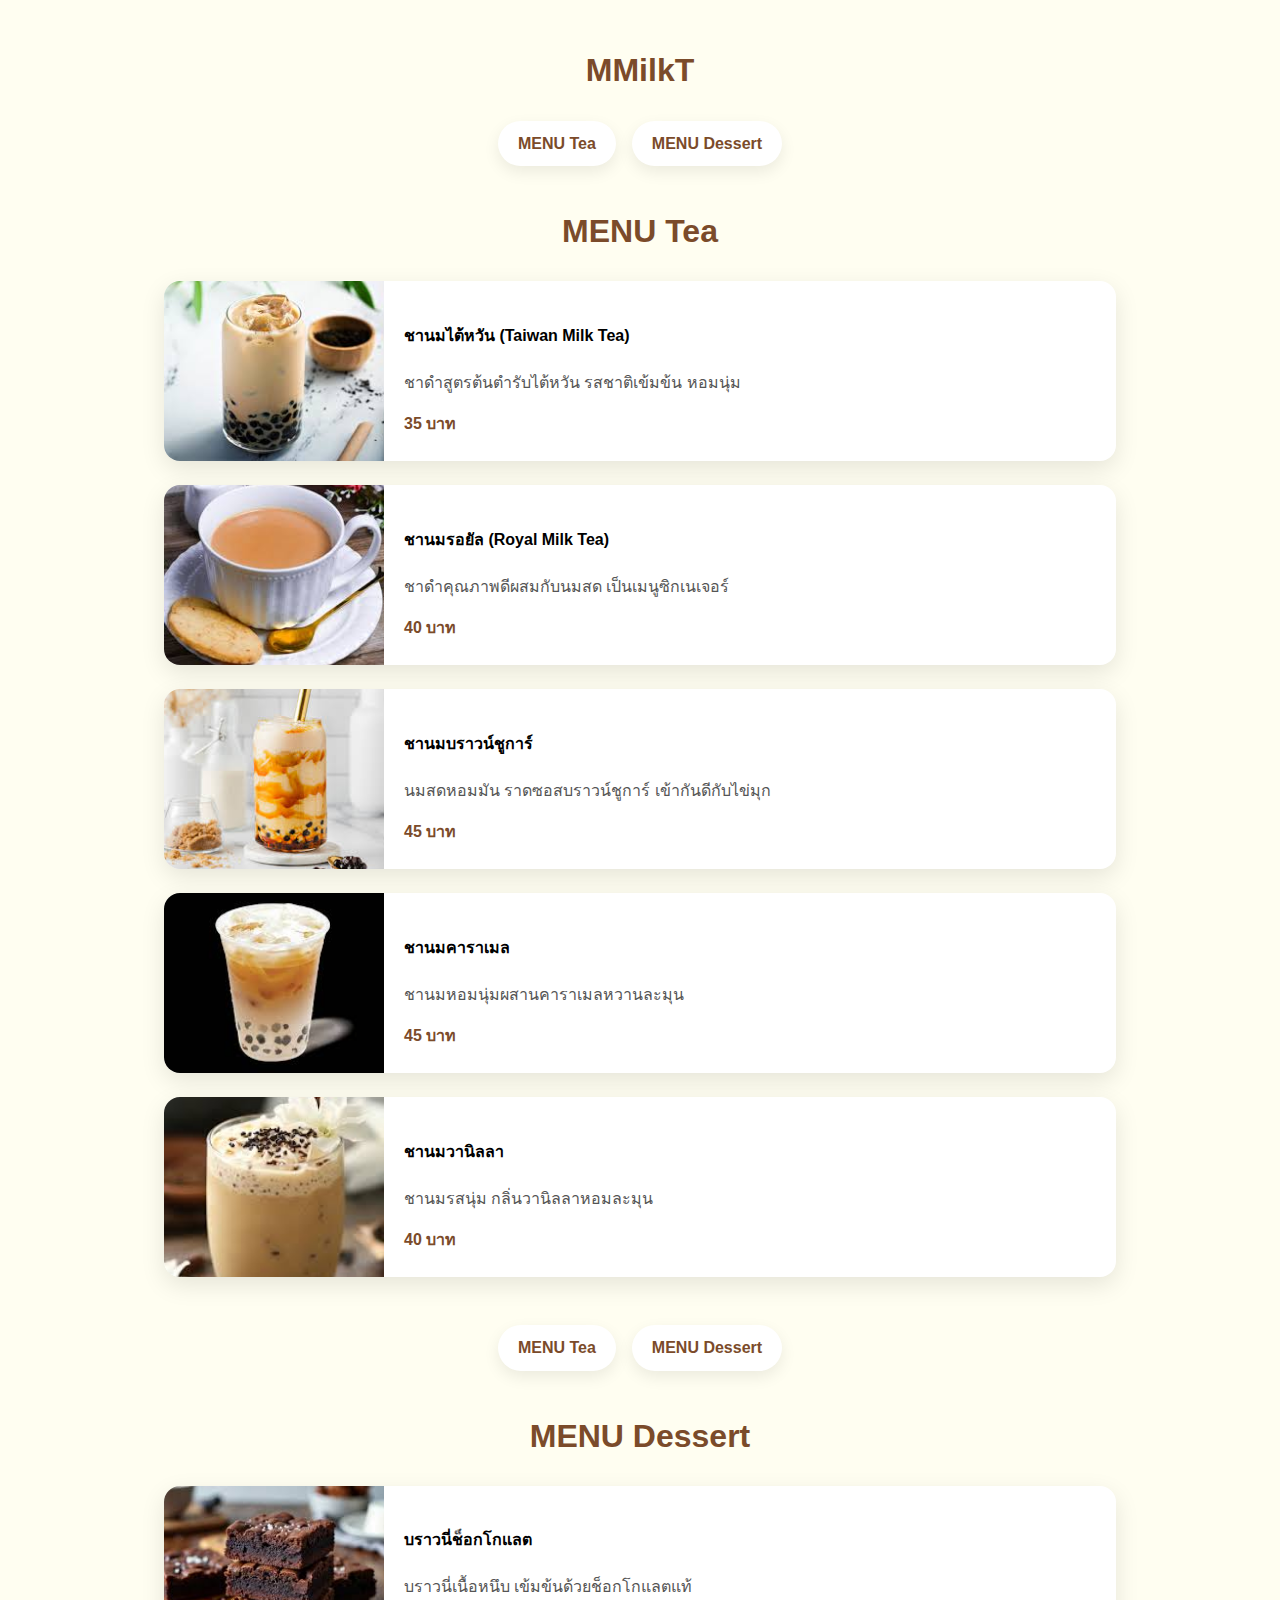
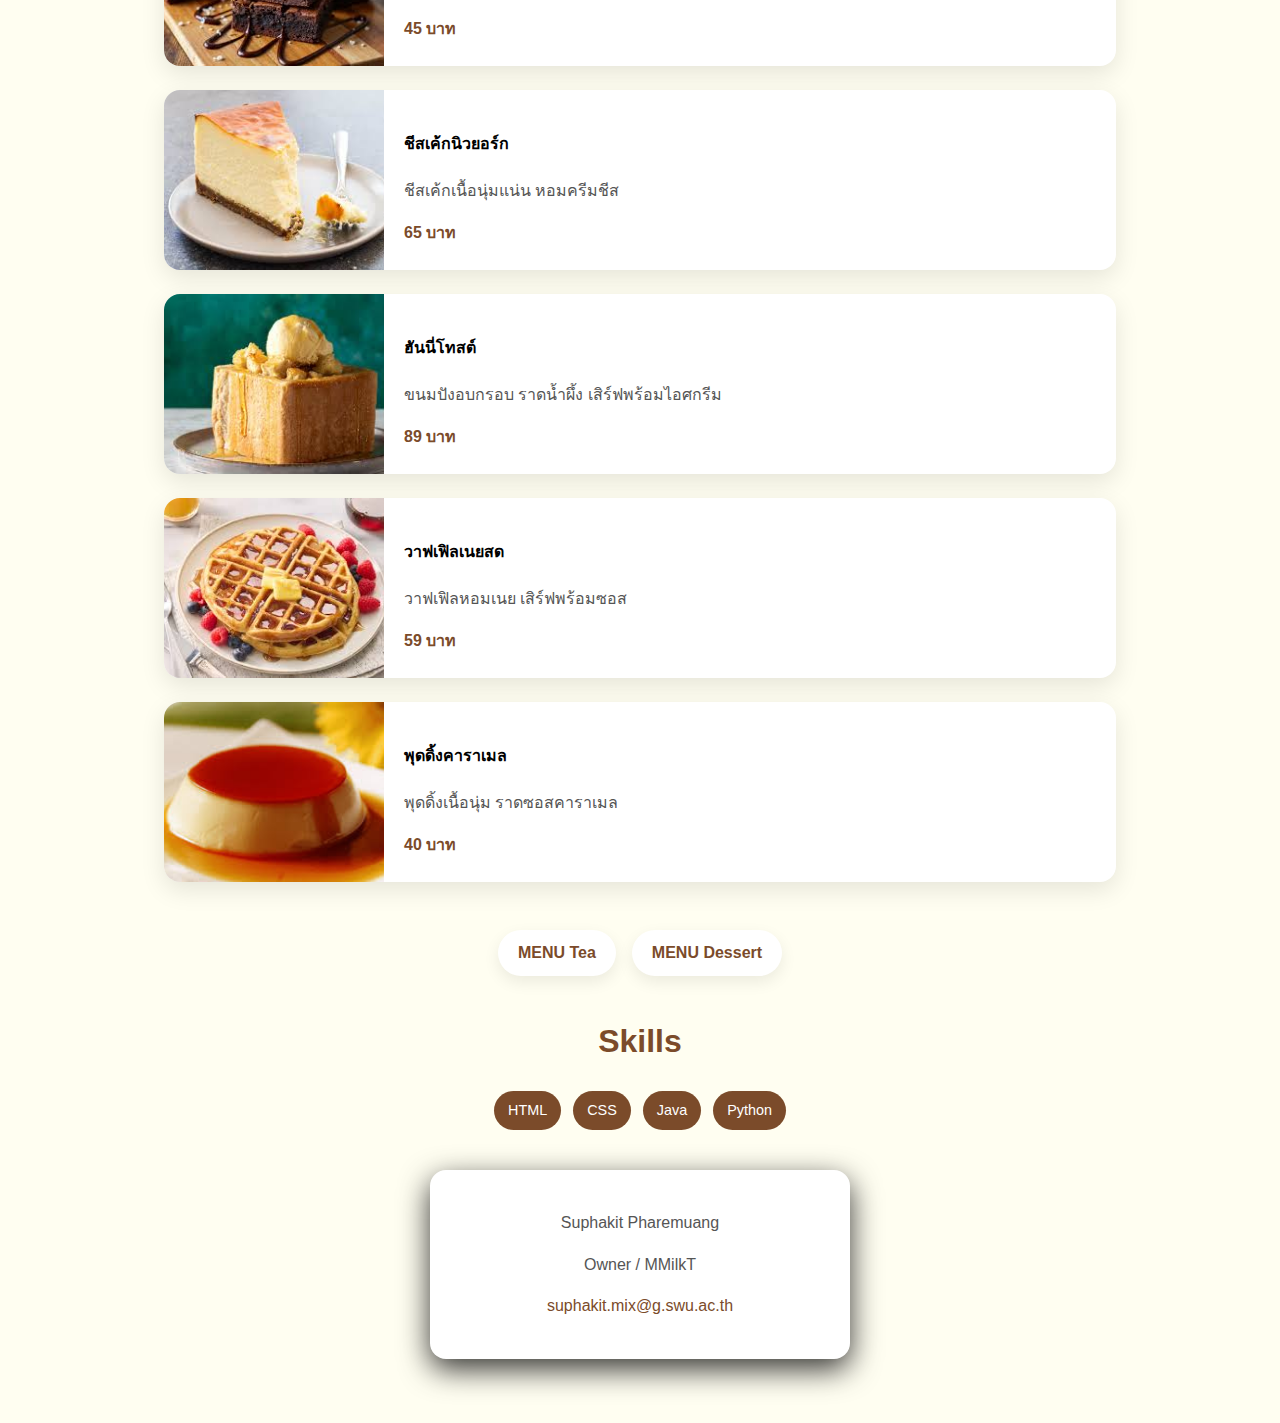
<file: index.html>
<!DOCTYPE html>
<html lang="en">
<head>
<meta charset="UTF-8">
<meta name="viewport" content="width=device-width, initial-scale=1.0">
<title>MMilkT Menu</title>

<link rel="stylesheet" href="style.css">
</head>

<body>
<main>

<header>
  <h1>MMilkT</h1>
</header>

<nav>
  <a href="#menu">MENU Tea</a>
  <a href="#dessert">MENU Dessert</a>
</nav>

<section id="menu" class="menu-section">
<h1>MENU Tea</h1>

<div class="menu-item">
  <img src="tawiwanmilktea.jpg" alt="Taiwan Milk Tea">
  <div class="menu-info">
    <h4>ชานมไต้หวัน (Taiwan Milk Tea)</h4>
    <p>ชาดำสูตรต้นตำรับไต้หวัน รสชาติเข้มข้น หอมนุ่ม</p>
    <span class="price">35 บาท</span>
  </div>
</div>

<div class="menu-item">
  <img src="royalmilktea.jpg" alt="Royal Milk Tea">
  <div class="menu-info">
    <h4>ชานมรอยัล (Royal Milk Tea)</h4>
    <p>ชาดำคุณภาพดีผสมกับนมสด เป็นเมนูซิกเนเจอร์</p>
    <span class="price">40 บาท</span>
  </div>
</div>

<div class="menu-item">
  <img src="brownsugar.jpg" alt="Brown Sugar Milk Tea">
  <div class="menu-info">
    <h4>ชานมบราวน์ชูการ์</h4>
    <p>นมสดหอมมัน ราดซอสบราวน์ชูการ์ เข้ากันดีกับไข่มุก</p>
    <span class="price">45 บาท</span>
  </div>
</div>

<div class="menu-item">
  <img src="caramel.jpg" alt="Caramel Milk Tea">
  <div class="menu-info">
    <h4>ชานมคาราเมล</h4>
    <p>ชานมหอมนุ่มผสานคาราเมลหวานละมุน</p>
    <span class="price">45 บาท</span>
  </div>
</div>

<div class="menu-item">
  <img src="vanilla.jpg" alt="Vanilla Milk Tea">
  <div class="menu-info">
    <h4>ชานมวานิลลา</h4>
    <p>ชานมรสนุ่ม กลิ่นวานิลลาหอมละมุน</p>
    <span class="price">40 บาท</span>
  </div>
</div>
</section>

<nav>
  <a href="#menu">MENU Tea</a>
  <a href="#dessert">MENU Dessert</a>
</nav>

<section id="dessert" class="menu-section">
<h1>MENU Dessert</h1>

<div class="menu-item">
  <img src="browniechoco.jpg" alt="Chocolate Brownie">
  <div class="menu-info">
    <h4>บราวนี่ช็อกโกแลต</h4>
    <p>บราวนี่เนื้อหนึบ เข้มข้นด้วยช็อกโกแลตแท้</p>
    <span class="price">45 บาท</span>
  </div>
</div>

<div class="menu-item">
  <img src="cheesecakeny.jpg" alt="New York Cheesecake">
  <div class="menu-info">
    <h4>ชีสเค้กนิวยอร์ก</h4>
    <p>ชีสเค้กเนื้อนุ่มแน่น หอมครีมชีส</p>
    <span class="price">65 บาท</span>
  </div>
</div>

<div class="menu-item">
  <img src="honeytoast.jpg" alt="Honey Toast">
  <div class="menu-info">
    <h4>ฮันนี่โทสต์</h4>
    <p>ขนมปังอบกรอบ ราดน้ำผึ้ง เสิร์ฟพร้อมไอศกรีม</p>
    <span class="price">89 บาท</span>
  </div>
</div>

<div class="menu-item">
  <img src="butterwaffle.jpg" alt="Butter Waffle">
  <div class="menu-info">
    <h4>วาฟเฟิลเนยสด</h4>
    <p>วาฟเฟิลหอมเนย เสิร์ฟพร้อมซอส</p>
    <span class="price">59 บาท</span>
  </div>
</div>

<div class="menu-item">
  <img src="caramelpudding.jpg" alt="Caramel Pudding">
  <div class="menu-info">
    <h4>พุดดิ้งคาราเมล</h4>
    <p>พุดดิ้งเนื้อนุ่ม ราดซอสคาราเมล</p>
    <span class="price">40 บาท</span>
  </div>
</div>
</section>

<nav>
  <a href="#menu">MENU Tea</a>
  <a href="#dessert">MENU Dessert</a>
</nav>

<section class="skills">
<h1>Skills</h1>
<div class="skill-list">
  <span class="skill">HTML</span>
  <span class="skill">CSS</span>
  <span class="skill">Java</span>
  <span class="skill">Python</span>
</div>
</section>

<footer class="profile-card">
  <p class="name">Suphakit Pharemuang</p>
  <p class="about">Owner / MMilkT </p>
  <p><a href="#suphakit.mix@g.swu.ac.th">suphakit.mix@g.swu.ac.th</a></p>
</footer>

</main>
</body>
</html>
</file>
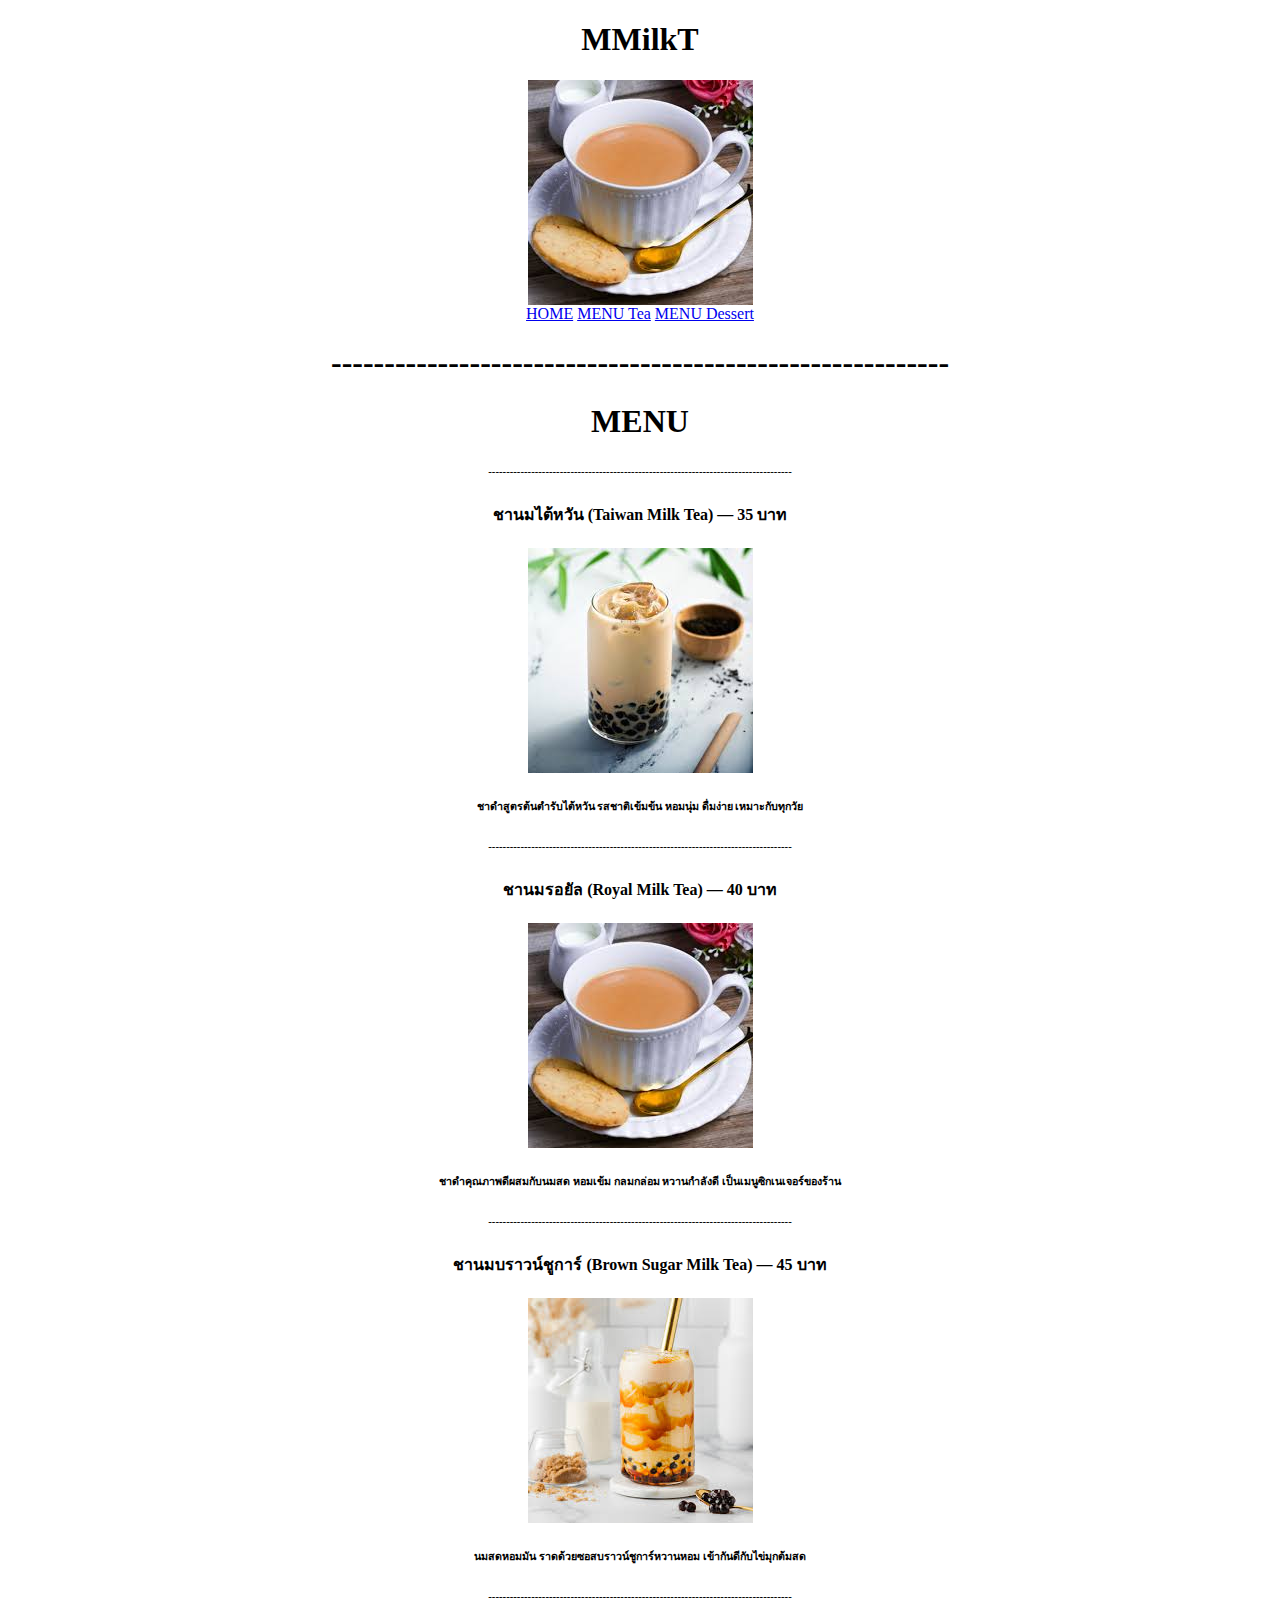
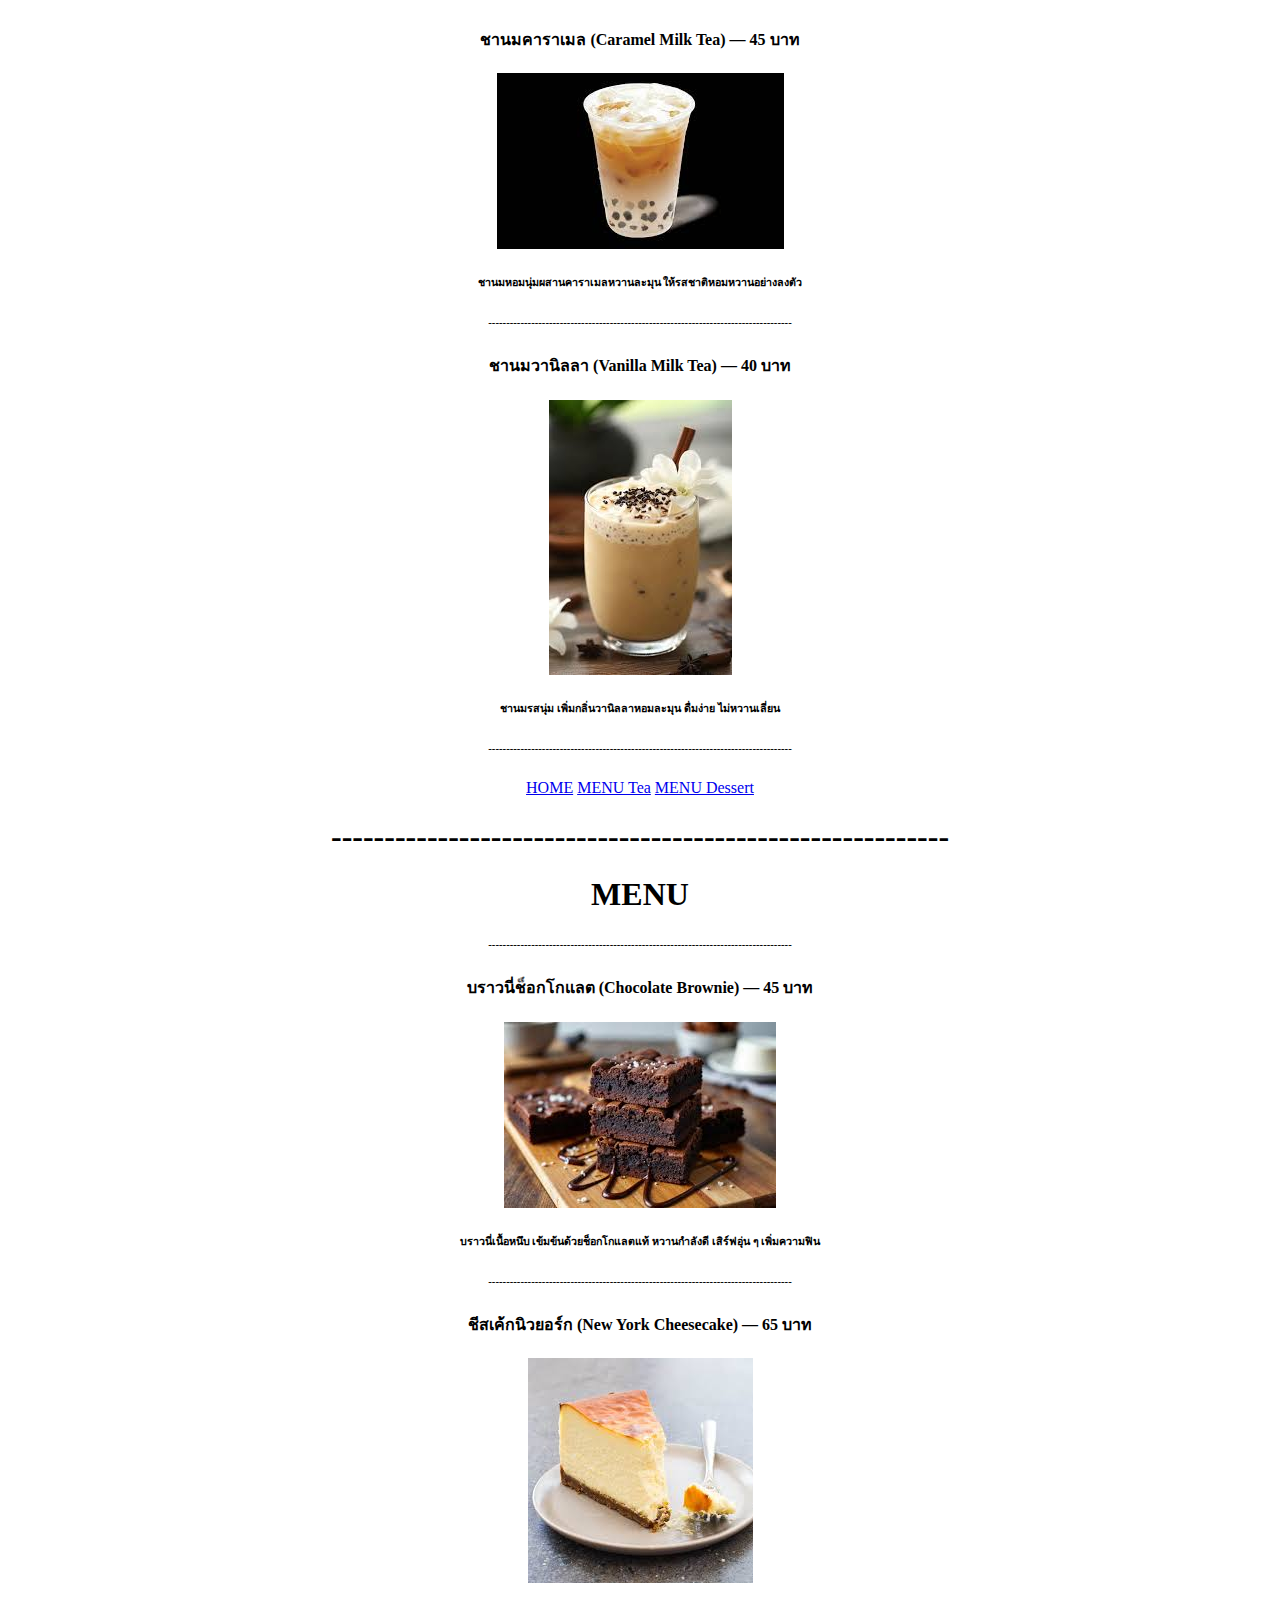
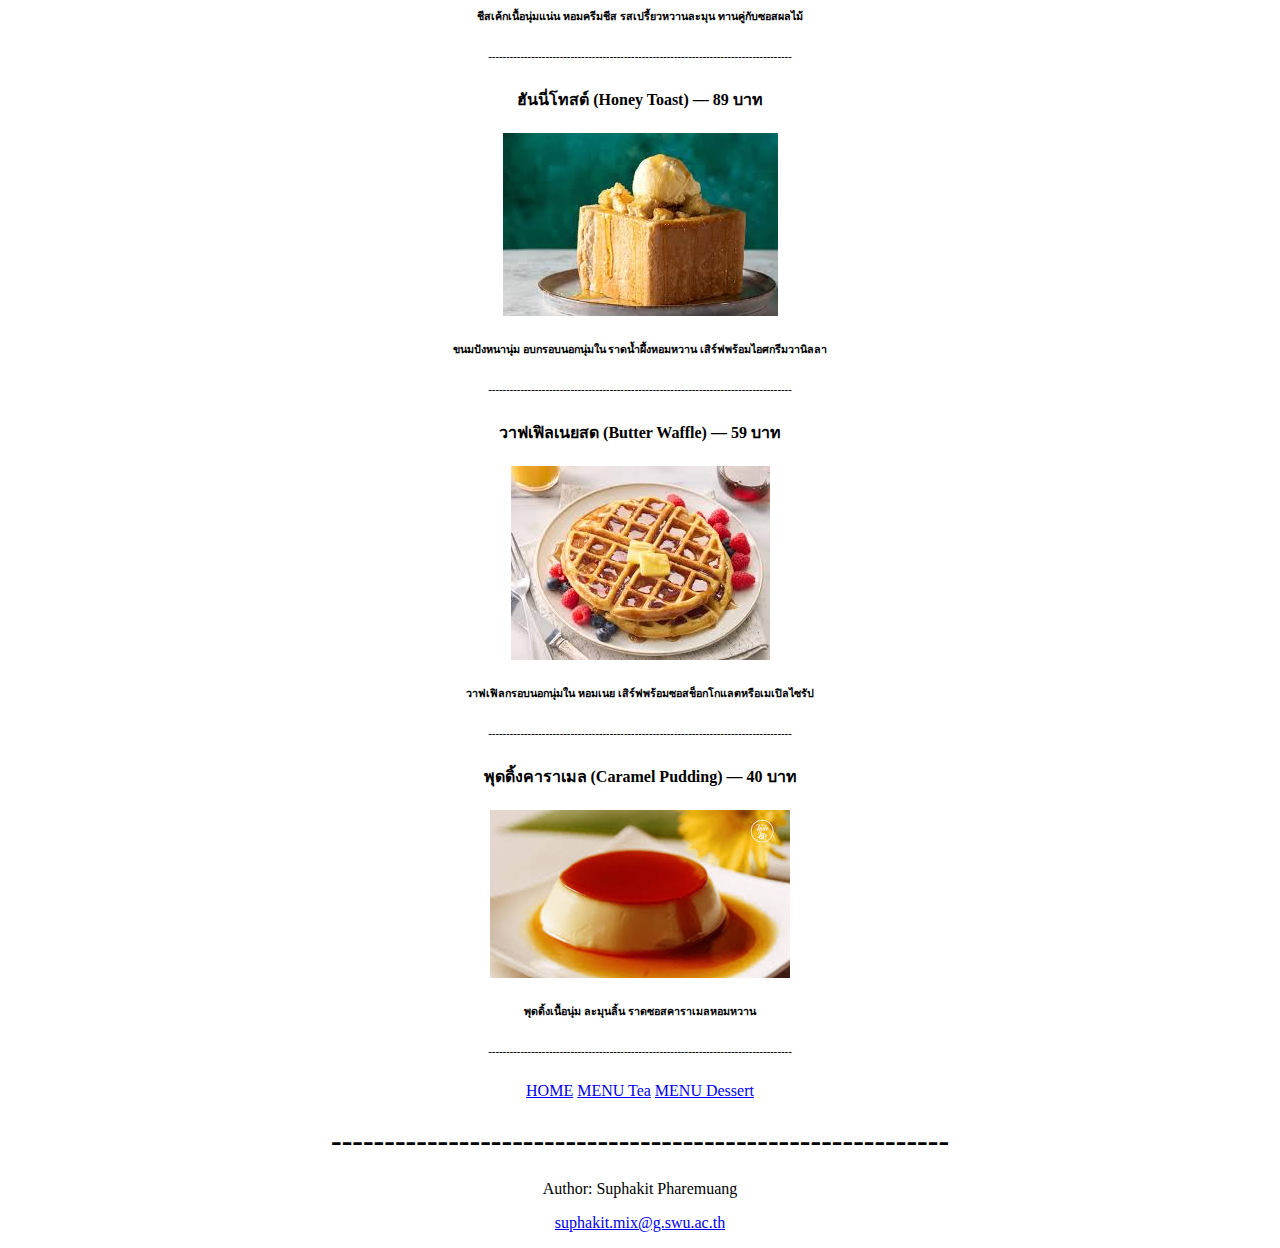
<file: oldindex.html>
<!DOCTYPE html>
<html lang="en">
<head>
    <meta charset="UTF-8">
    <meta name="viewport" content="width=device-width, initial-scale=1.0">
    <title>Document</title>

    <style>
      h1 {text-align: center;}
      h4 {text-align: center;}
      h6 {text-align: center;}
      img{display: block;margin: 0 auto;}
      nav{text-align: center;}
      p{text-align: center;}
    </style>

</head>
<body>

<section id="home">
    <h1>MMilkT</h1>
    <div style="text-align: center;">
     <img src="royalmilktea.jpg" alt="Royal Milk Tea">
    </div>
</section>

<nav>
  <a href="#home">HOME</a>
  <a href="#menu">MENU Tea</a>
  <a href="#menu2">MENU Dessert</a>
</nav>

<h1>----------------------------------------------------------</h1>

<section id="menu">
<h1> MENU </h1>
   <h6>-------------------------------------------------------------------------------------</h6>
   <h4>ชานมไต้หวัน (Taiwan Milk Tea) — 35 บาท</h4>
   <div style="text-align: center;">
     <img src="tawiwanmilktea.jpg" alt="Taiwan Milk Tea">
    </div>
    <h6>ชาดำสูตรต้นตำรับไต้หวัน รสชาติเข้มข้น หอมนุ่ม ดื่มง่าย เหมาะกับทุกวัย</h6>
    <h6>-------------------------------------------------------------------------------------</h6>

   <h4>ชานมรอยัล (Royal Milk Tea) — 40 บาท</h4>
   <div style="text-align: center;">
     <img src="royalmilktea.jpg" alt="Royal Milk Tea">
    </div>
    <h6>ชาดำคุณภาพดีผสมกับนมสด หอมเข้ม กลมกล่อม หวานกำลังดี เป็นเมนูซิกเนเจอร์ของร้าน</h6>
    <h6>-------------------------------------------------------------------------------------</h6>

   <h4>ชานมบราวน์ชูการ์ (Brown Sugar Milk Tea) — 45 บาท</h4>
   <div style="text-align: center;">
     <img src="brownsugar.jpg" alt="Brown Sugar">
    </div>
    <h6>นมสดหอมมัน ราดด้วยซอสบราวน์ชูการ์หวานหอม เข้ากันดีกับไข่มุกต้มสด</h6>
    <h6>-------------------------------------------------------------------------------------</h6>

   <h4>ชานมคาราเมล (Caramel Milk Tea) — 45 บาท</h4>
   <div style="text-align: center;">
     <img src="caramel.jpg" alt="Caramel">
    </div>
    <h6>ชานมหอมนุ่มผสานคาราเมลหวานละมุน ให้รสชาติหอมหวานอย่างลงตัว</h6>
    <h6>-------------------------------------------------------------------------------------</h6>

   <h4>ชานมวานิลลา (Vanilla Milk Tea) — 40 บาท</h4>
   <div style="text-align: center;">
     <img src="vanilla.jpg" alt="Vanilla">
    </div>
    <h6>ชานมรสนุ่ม เพิ่มกลิ่นวานิลลาหอมละมุน ดื่มง่าย ไม่หวานเลี่ยน</h6>
    <h6>-------------------------------------------------------------------------------------</h6>

<nav>
  <a href="#home">HOME</a>
  <a href="#menu">MENU Tea</a>
  <a href="#menu2">MENU Dessert</a>
</nav>

</section>

<h1>----------------------------------------------------------</h1>

<section id="menu2">

<h1> MENU </h1>
   <h6>-------------------------------------------------------------------------------------</h6>
   <h4>บราวนี่ช็อกโกแลต (Chocolate Brownie) — 45 บาท</h4>
   <div style="text-align: center;">
     <img src="browniechoco.jpg" alt="BrownieChoco">
    </div>
    <h6>บราวนี่เนื้อหนึบ เข้มข้นด้วยช็อกโกแลตแท้ หวานกำลังดี เสิร์ฟอุ่น ๆ เพิ่มความฟิน</h6>
    <h6>-------------------------------------------------------------------------------------</h6>

   <h4>ชีสเค้กนิวยอร์ก (New York Cheesecake) — 65 บาท</h4>
   <div style="text-align: center;">
     <img src="cheesecakeny.jpg" alt="CheesecakeNY">
    </div>
    <h6>ชีสเค้กเนื้อนุ่มแน่น หอมครีมชีส รสเปรี้ยวหวานละมุน ทานคู่กับซอสผลไม้</h6>
    <h6>-------------------------------------------------------------------------------------</h6>

   <h4>ฮันนี่โทสต์ (Honey Toast) — 89 บาท</h4>
   <div style="text-align: center;">
     <img src="honeytoast.jpg" alt="honeytoast">
    </div>
    <h6>ขนมปังหนานุ่ม อบกรอบนอกนุ่มใน ราดน้ำผึ้งหอมหวาน เสิร์ฟพร้อมไอศกรีมวานิลลา</h6>
    <h6>-------------------------------------------------------------------------------------</h6>

   <h4>วาฟเฟิลเนยสด (Butter Waffle) — 59 บาท</h4>
   <div style="text-align: center;">
     <img src="butterwaffle.jpg" alt="butterwaffle">
    </div>
    <h6>วาฟเฟิลกรอบนอกนุ่มใน หอมเนย เสิร์ฟพร้อมซอสช็อกโกแลตหรือเมเปิลไซรัป</h6>
    <h6>-------------------------------------------------------------------------------------</h6>

   <h4>พุดดิ้งคาราเมล (Caramel Pudding) — 40 บาท</h4>
   <div style="text-align: center;">
     <img src="caramelpudding.jpg" alt="caramelpudding">
    </div>
    <h6>พุดดิ้งเนื้อนุ่ม ละมุนลิ้น ราดซอสคาราเมลหอมหวาน</h6>
    <h6>-------------------------------------------------------------------------------------</h6>

</section>

<nav>
  <a href="#home">HOME</a>
  <a href="#menu">MENU Tea</a>
  <a href="#menu2">MENU Dessert</a>
</nav>

<h1>----------------------------------------------------------</h1>

<footer>
  <p>Author: Suphakit Pharemuang</p>
  <p><a href="https://mail.google.com/mail/u/0/#inbox">suphakit.mix@g.swu.ac.th</a></p>
</footer>

</body>
</html>
</file>
<file: style.css>
* {
  box-sizing: border-box;
}

body {
  font-family: "Segoe UI", Tahoma, Arial, sans-serif;
  line-height: 1.6;
  background-color: #fffef1;
  margin: 0;
}

main {
  max-width: 1000px;
  margin: auto;
  padding: 24px;
}

:root {
  --primary: #7b4b2a;
}

h1 {
  text-align: center;
  color: var(--primary);
  margin-bottom: 24px;
}

p {
  color: #555;
}

a {
  color: var(--primary);
  text-decoration: none;
}

a:hover {
  text-decoration: underline;
  color: #d17c3f;
}

nav {
  display: flex;
  justify-content: center;
  gap: 16px;
  margin-bottom: 40px;
}

nav a {
  padding: 10px 20px;
  border-radius: 24px;
  background-color: #fff;
  color: var(--primary);
  font-weight: 600;
  text-decoration: none;
  box-shadow: 0 6px 16px rgba(0,0,0,0.08);
  transition: all 0.25s ease;
}

nav a:hover {
  background-color: var(--primary);
  color: #fff;
  transform: translateY(-2px);
  box-shadow: 0 10px 24px rgba(0,0,0,0.15);
}

.menu-section {
  margin-bottom: 48px;
}

.menu-item {
  display: flex;
  background: #fff;
  border-radius: 16px;
  box-shadow: 0 8px 24px rgba(0,0,0,0.1);
  margin-bottom: 24px;
  overflow: hidden;
}

.menu-item img {
  width: 220px;
  height: 180px;
  object-fit: cover;
  object-position: center;
}

.menu-info {
  padding: 20px;
}

.price {
  font-weight: bold;
  color: var(--primary);
}

.skills {
  text-align: center;
  margin: 40px 0;
}

.skill-list {
  display: flex;
  flex-wrap: wrap;
  justify-content: center;
  gap: 12px;
}

.skill {
  background: var(--primary);
  color: #fff;
  padding: 8px 14px;
  border-radius: 20px;
  font-size: 0.9rem;
}

.profile-card {
  background: #fff;
  padding: 24px;
  border-radius: 16px;
  box-shadow: 0 10px 30px rgba(0,0,0,0.8);
  text-align: center;
  max-width: 420px;
  margin: 40px auto;
}

@media (max-width: 768px) {
  .menu-item {
    flex-direction: column;
  }

  .menu-item img {
    width: 100%;
    height: 200px;
  }

  .profile-card {
    padding: 16px;
  }

  nav {
    flex-wrap: wrap;
  }

  nav a {
    width: 100%;
    max-width: 220px;
    text-align: center;
  }
}
</file>
